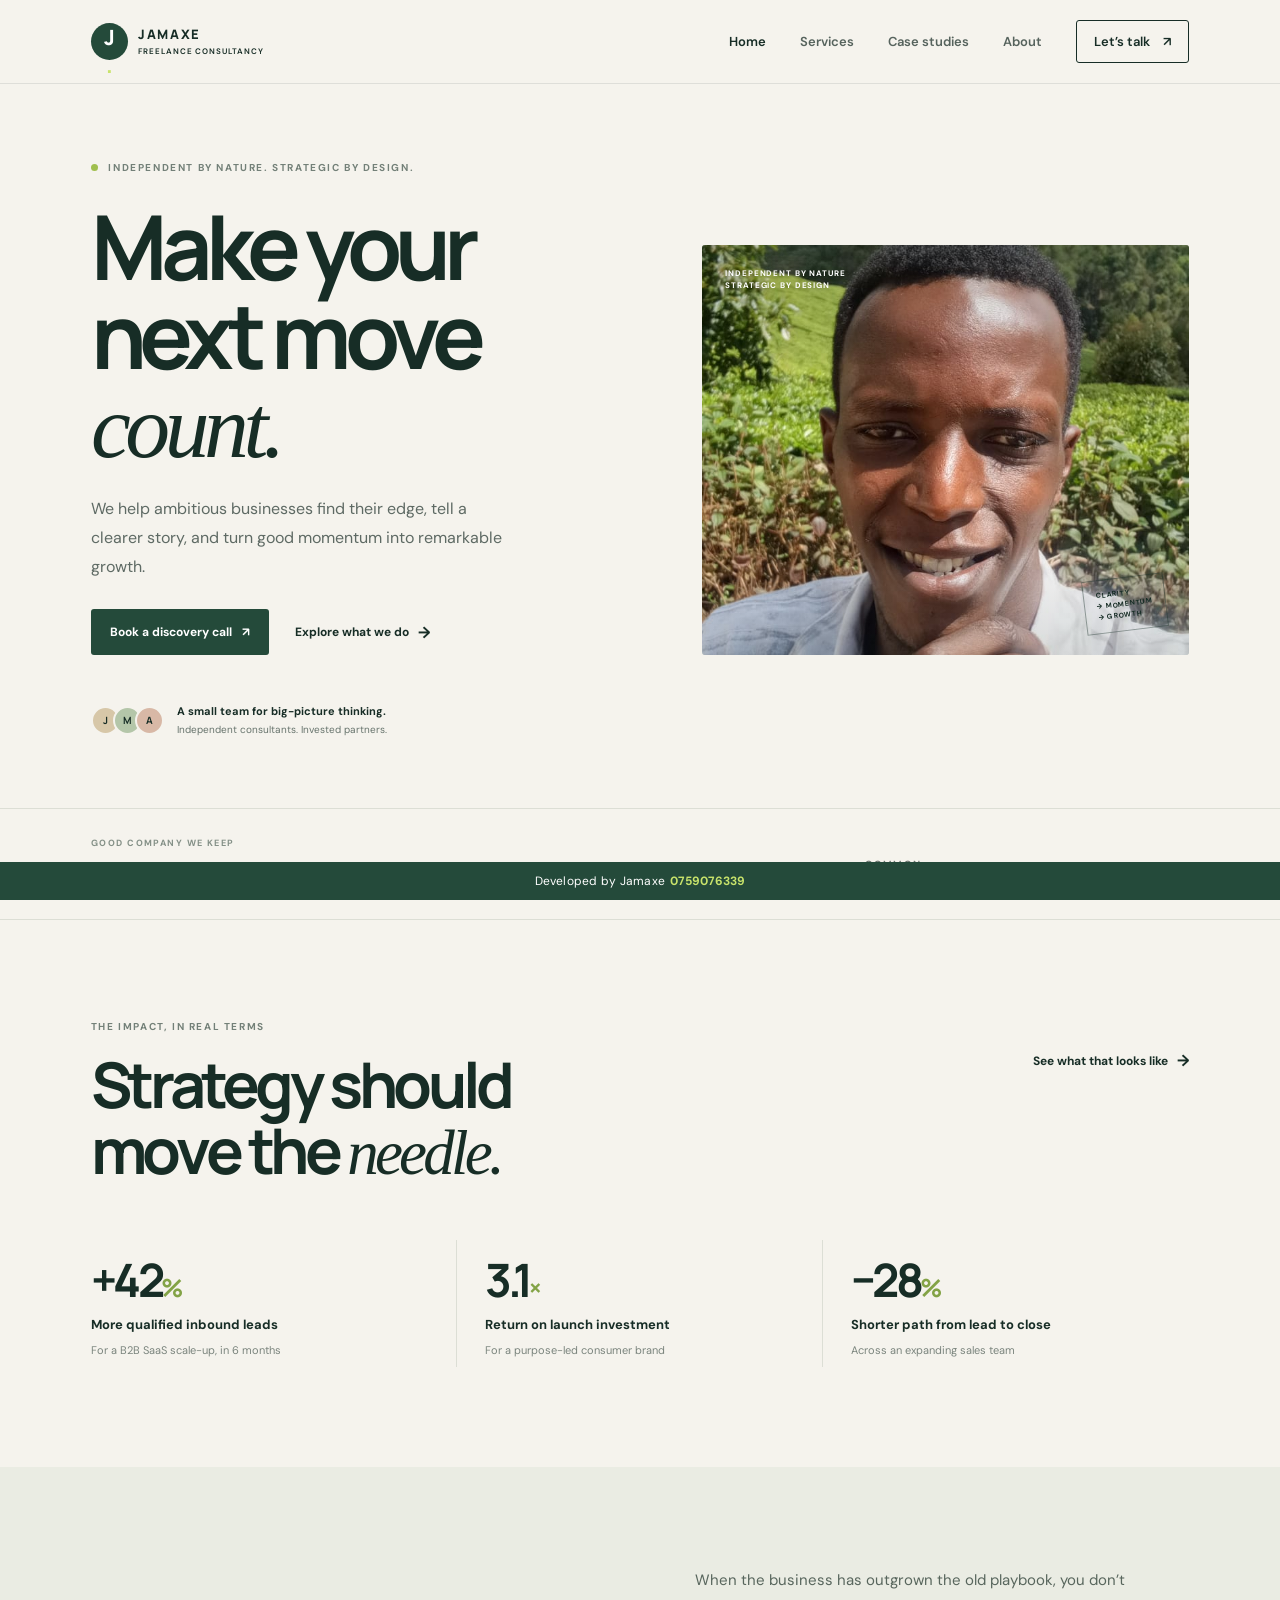
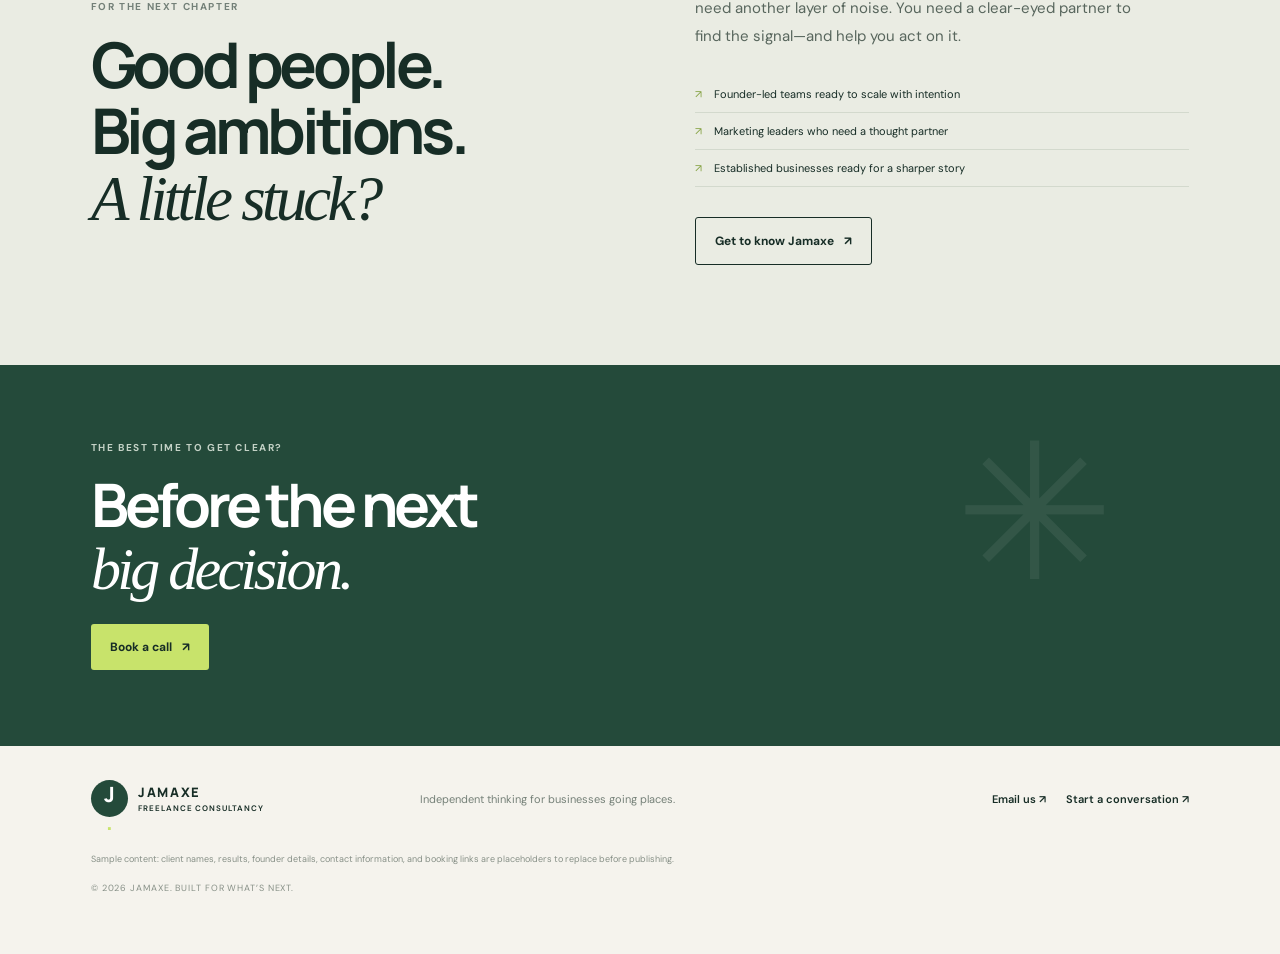
<file: index.html>
<!doctype html>
<html lang="en">
<head>
  <meta charset="utf-8">
  <meta name="viewport" content="width=device-width, initial-scale=1">
  <meta name="theme-color" content="#f5f3ed">
  <meta name="description" content="JAMAXE FREELANCE CONSULTANCY helps ambitious businesses turn brand clarity into measurable growth.">
  <title>JAMAXE FREELANCE CONSULTANCY — Make your next move count</title>
  <link rel="preconnect" href="https://fonts.googleapis.com">
  <link rel="preconnect" href="https://fonts.gstatic.com" crossorigin>
  <link href="https://fonts.googleapis.com/css2?family=DM+Sans:wght@400;500;600;700&family=Manrope:wght@400;500;600;700;800&display=swap" rel="stylesheet">
  <link rel="stylesheet" href="styles.css">
  <script src="script.js" defer></script>
</head>
<body>
  <header class="site-header">
    <a class="wordmark" href="index.html" aria-label="Jamaxe home"><span class="mark">J<span>.</span></span><span class="wordmark-name">JAMAXE<small>FREELANCE CONSULTANCY</small></span></a>
    <button class="menu-toggle" aria-label="Open navigation" aria-expanded="false"><span></span><span></span></button>
    <nav class="site-nav" aria-label="Main navigation">
      <a class="active" href="index.html">Home</a><a href="services.html">Services</a><a href="work.html">Case studies</a><a href="about.html">About</a><a class="nav-cta" href="contact.html">Let’s talk <span>↗</span></a>
    </nav>
  </header>
  <main>
    <section class="hero home-hero">
      <div class="hero-copy">
        <p class="eyebrow"><span class="status-dot"></span> INDEPENDENT BY NATURE. STRATEGIC BY DESIGN.</p>
        <h1>Make your<br>next move <span class="serif">count.</span></h1>
        <p class="hero-intro">We help ambitious businesses find their edge, tell a clearer story, and turn good momentum into remarkable growth.</p>
        <div class="hero-actions"><a class="button button-dark" href="contact.html">Book a discovery call <span>↗</span></a><a class="text-link" href="services.html">Explore what we do <span>→</span></a></div>
        <div class="hero-proof"><div class="avatar-stack"><span>J</span><span>M</span><span>A</span></div><p><strong>A small team for big-picture thinking.</strong><br>Independent consultants. Invested partners.</p></div>
      </div>
      <div class="hero-art">
        <img class="hero-photo" src="hero.jpeg" alt="JAMAXE founder overlooking a green landscape">
        <div class="art-caption">INDEPENDENT BY NATURE<br>STRATEGIC BY DESIGN</div><div class="art-stamp">CLARITY<br>→ MOMENTUM<br>→ GROWTH</div>
      </div>
    </section>
    <section class="trust-strip"><p>GOOD COMPANY WE KEEP</p><div class="client-logos"><span>northstar<span class="logo-plus">+</span></span><span class="logo-serif">FIELDNOTE</span><span>arc<span class="logo-dot">.</span>well</span><span class="logo-spaced">COMMON<br>GROUND</span><span class="logo-serif logo-italic">Wilder & Co.</span></div></section>
    <section class="section outcomes-section">
      <div class="section-heading"><p class="eyebrow">THE IMPACT, IN REAL TERMS</p><h2>Strategy should<br>move the <span class="serif">needle.</span></h2></div>
      <div class="outcomes-grid"><article class="outcome"><strong>+42<span>%</span></strong><p>More qualified inbound leads</p><small>For a B2B SaaS scale-up, in 6 months</small></article><article class="outcome"><strong>3.1<span>×</span></strong><p>Return on launch investment</p><small>For a purpose-led consumer brand</small></article><article class="outcome"><strong>−28<span>%</span></strong><p>Shorter path from lead to close</p><small>Across an expanding sales team</small></article></div>
      <a class="text-link outcomes-link" href="work.html">See what that looks like <span>→</span></a>
    </section>
    <section class="section split-section"><div class="split-copy"><p class="eyebrow">FOR THE NEXT CHAPTER</p><h2>Good people.<br>Big ambitions.<br><span class="serif">A little stuck?</span></h2></div><div class="split-detail"><p>When the business has outgrown the old playbook, you don’t need another layer of noise. You need a clear-eyed partner to find the signal—and help you act on it.</p><ul class="check-list"><li>Founder-led teams ready to scale with intention</li><li>Marketing leaders who need a thought partner</li><li>Established businesses ready for a sharper story</li></ul><a class="button button-outline" href="about.html">Get to know Jamaxe <span>↗</span></a></div></section>
    <section class="closing-banner"><p class="eyebrow">THE BEST TIME TO GET CLEAR?</p><h2>Before the next<br><span class="serif">big decision.</span></h2><a class="button button-light" href="contact.html">Book a call <span>↗</span></a><span class="banner-star">✳</span></section>
  </main>
  <footer class="site-footer"><a class="wordmark footer-wordmark" href="index.html"><span class="mark">J<span>.</span></span><span class="wordmark-name">JAMAXE<small>FREELANCE CONSULTANCY</small></span></a><p>Independent thinking for businesses going places.</p><div class="footer-links"><a href="https://mail.google.com/mail/?view=cm&amp;fs=1&amp;to=jamaxe15026%40gmail.com" target="_blank" rel="noreferrer">Email us ↗</a><a href="contact.html">Start a conversation ↗</a></div><small class="content-note">Sample content: client names, results, founder details, contact information, and booking links are placeholders to replace before publishing.</small><small class="copyright">© <span data-year></span> JAMAXE. BUILT FOR WHAT’S NEXT.</small></footer>
  <div class="sticky-credit">Developed by Jamaxe <a href="tel:0759076339">0759076339</a></div>
</body>
</html>
</file>
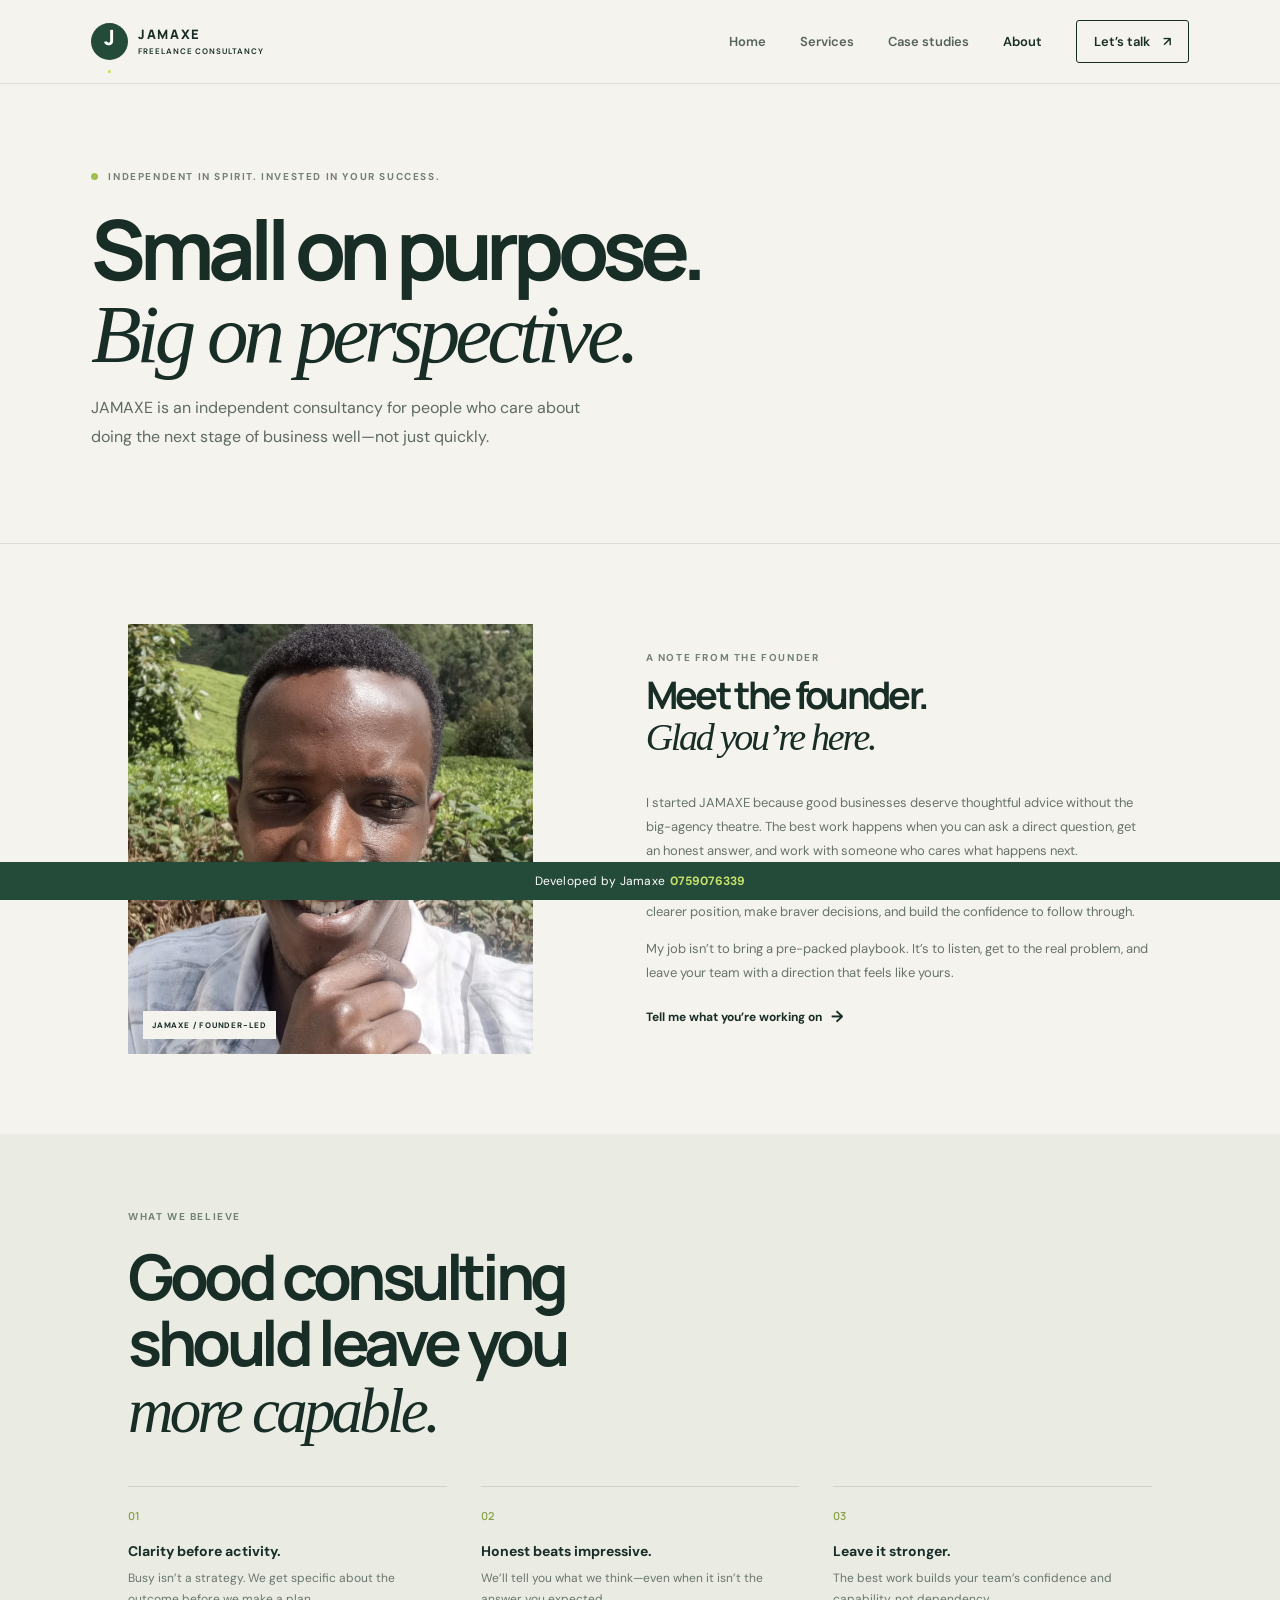
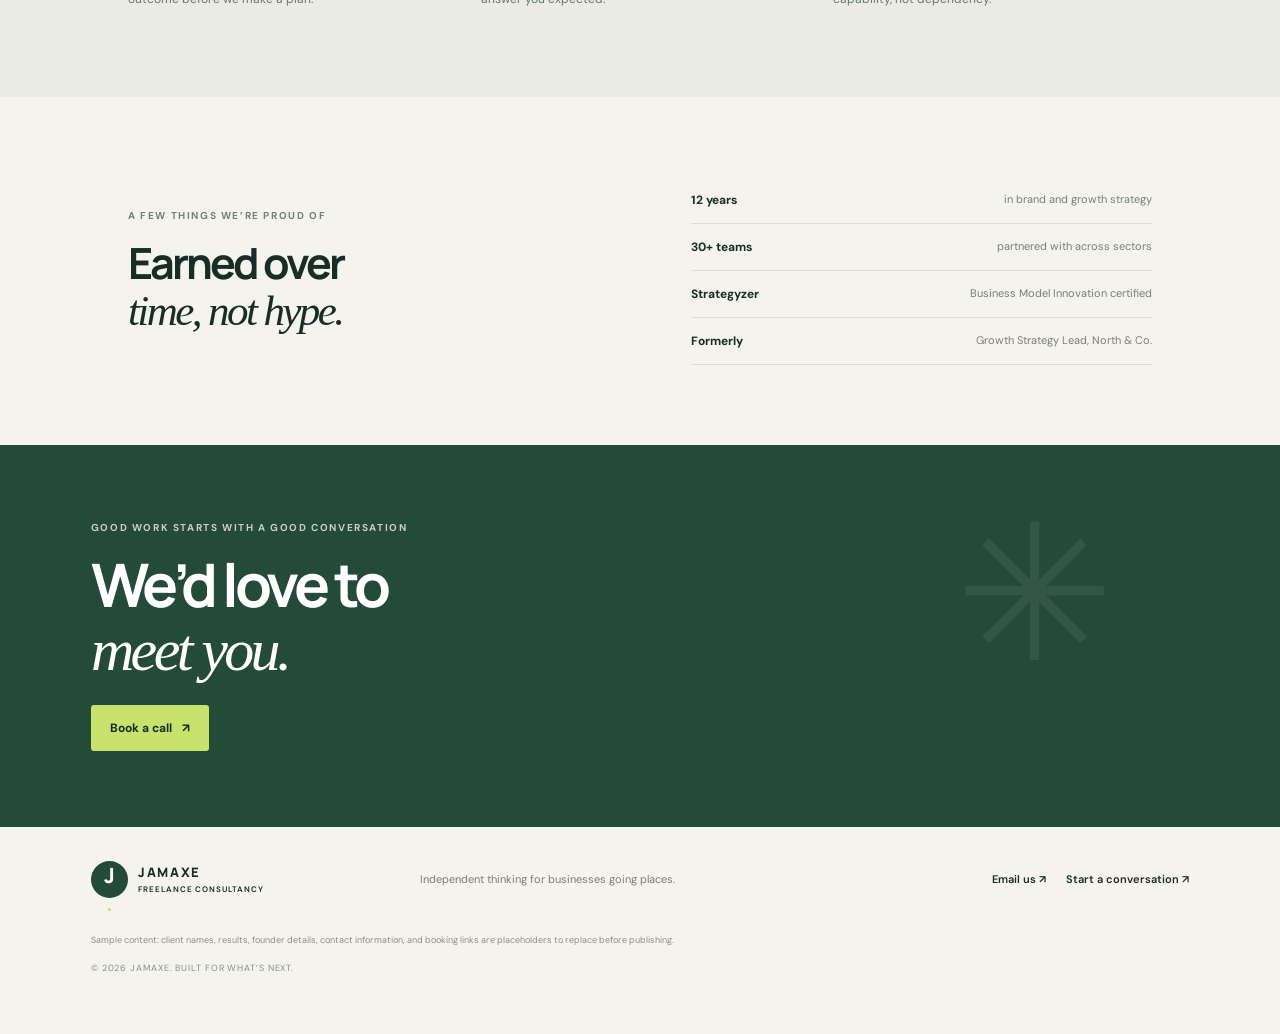
<file: about.html>
<!doctype html>
<html lang="en">
<head>
  <meta charset="utf-8"><meta name="viewport" content="width=device-width, initial-scale=1"><meta name="theme-color" content="#f5f3ed">
  <meta name="description" content="Meet the people and principles behind JAMAXE FREELANCE CONSULTANCY.">
  <title>About — JAMAXE FREELANCE CONSULTANCY</title>
  <link rel="preconnect" href="https://fonts.googleapis.com"><link rel="preconnect" href="https://fonts.gstatic.com" crossorigin>
  <link href="https://fonts.googleapis.com/css2?family=DM+Sans:wght@400;500;600;700&family=Manrope:wght@400;500;600;700;800&display=swap" rel="stylesheet"><link rel="stylesheet" href="styles.css"><script src="script.js" defer></script>
</head>
<body>
  <header class="site-header"><a class="wordmark" href="index.html" aria-label="Jamaxe home"><span class="mark">J<span>.</span></span><span class="wordmark-name">JAMAXE<small>FREELANCE CONSULTANCY</small></span></a><button class="menu-toggle" aria-label="Open navigation" aria-expanded="false"><span></span><span></span></button><nav class="site-nav" aria-label="Main navigation"><a href="index.html">Home</a><a href="services.html">Services</a><a href="work.html">Case studies</a><a class="active" href="about.html">About</a><a class="nav-cta" href="contact.html">Let’s talk <span>↗</span></a></nav></header>
  <main>
    <section class="page-hero"><p class="eyebrow"><span class="status-dot"></span> INDEPENDENT IN SPIRIT. INVESTED IN YOUR SUCCESS.</p><h1>Small on purpose.<br><span class="serif">Big on perspective.</span></h1><p class="page-intro">JAMAXE is an independent consultancy for people who care about doing the next stage of business well—not just quickly.</p></section>
    <section class="about-story"><div class="portrait-card"><img src="hero.jpeg" alt="JAMAXE founder outdoors in a green landscape"><span>JAMAXE / FOUNDER-LED</span></div><div class="about-copy"><p class="eyebrow">A NOTE FROM THE FOUNDER</p><h2>Meet the founder.<br><span class="serif">Glad you’re here.</span></h2><p>I started JAMAXE because good businesses deserve thoughtful advice without the big-agency theatre. The best work happens when you can ask a direct question, get an honest answer, and work with someone who cares what happens next.</p><p>Over the past 12 years, I’ve helped founder-led teams and established brands find a clearer position, make braver decisions, and build the confidence to follow through.</p><p>My job isn’t to bring a pre-packed playbook. It’s to listen, get to the real problem, and leave your team with a direction that feels like yours.</p><a class="text-link" href="contact.html">Tell me what you’re working on <span>→</span></a></div></section>
    <section class="philosophy"><p class="eyebrow">WHAT WE BELIEVE</p><h2>Good consulting<br>should leave you<br><span class="serif">more capable.</span></h2><div class="belief-grid"><article><span>01</span><h3>Clarity before activity.</h3><p>Busy isn’t a strategy. We get specific about the outcome before we make a plan.</p></article><article><span>02</span><h3>Honest beats impressive.</h3><p>We’ll tell you what we think—even when it isn’t the answer you expected.</p></article><article><span>03</span><h3>Leave it stronger.</h3><p>The best work builds your team’s confidence and capability, not dependency.</p></article></div></section>
    <section class="credentials"><div><p class="eyebrow">A FEW THINGS WE’RE PROUD OF</p><h2>Earned over<br><span class="serif">time, not hype.</span></h2></div><div class="credential-list"><div><strong>12 years</strong><span>in brand and growth strategy</span></div><div><strong>30+ teams</strong><span>partnered with across sectors</span></div><div><strong>Strategyzer</strong><span>Business Model Innovation certified</span></div><div><strong>Formerly</strong><span>Growth Strategy Lead, North & Co.</span></div></div></section>
    <section class="closing-banner"><p class="eyebrow">GOOD WORK STARTS WITH A GOOD CONVERSATION</p><h2>We’d love to<br><span class="serif">meet you.</span></h2><a class="button button-light" href="contact.html">Book a call <span>↗</span></a><span class="banner-star">✳</span></section>
  </main>
  <footer class="site-footer"><a class="wordmark footer-wordmark" href="index.html"><span class="mark">J<span>.</span></span><span class="wordmark-name">JAMAXE<small>FREELANCE CONSULTANCY</small></span></a><p>Independent thinking for businesses going places.</p><div class="footer-links"><a href="https://mail.google.com/mail/?view=cm&amp;fs=1&amp;to=jamaxe15026%40gmail.com" target="_blank" rel="noreferrer">Email us ↗</a><a href="contact.html">Start a conversation ↗</a></div><small class="content-note">Sample content: client names, results, founder details, contact information, and booking links are placeholders to replace before publishing.</small><small class="copyright">© <span data-year></span> JAMAXE. BUILT FOR WHAT’S NEXT.</small></footer>
  <div class="sticky-credit">Developed by Jamaxe <a href="tel:0759076339">0759076339</a></div>
</body>
</html>
</file>
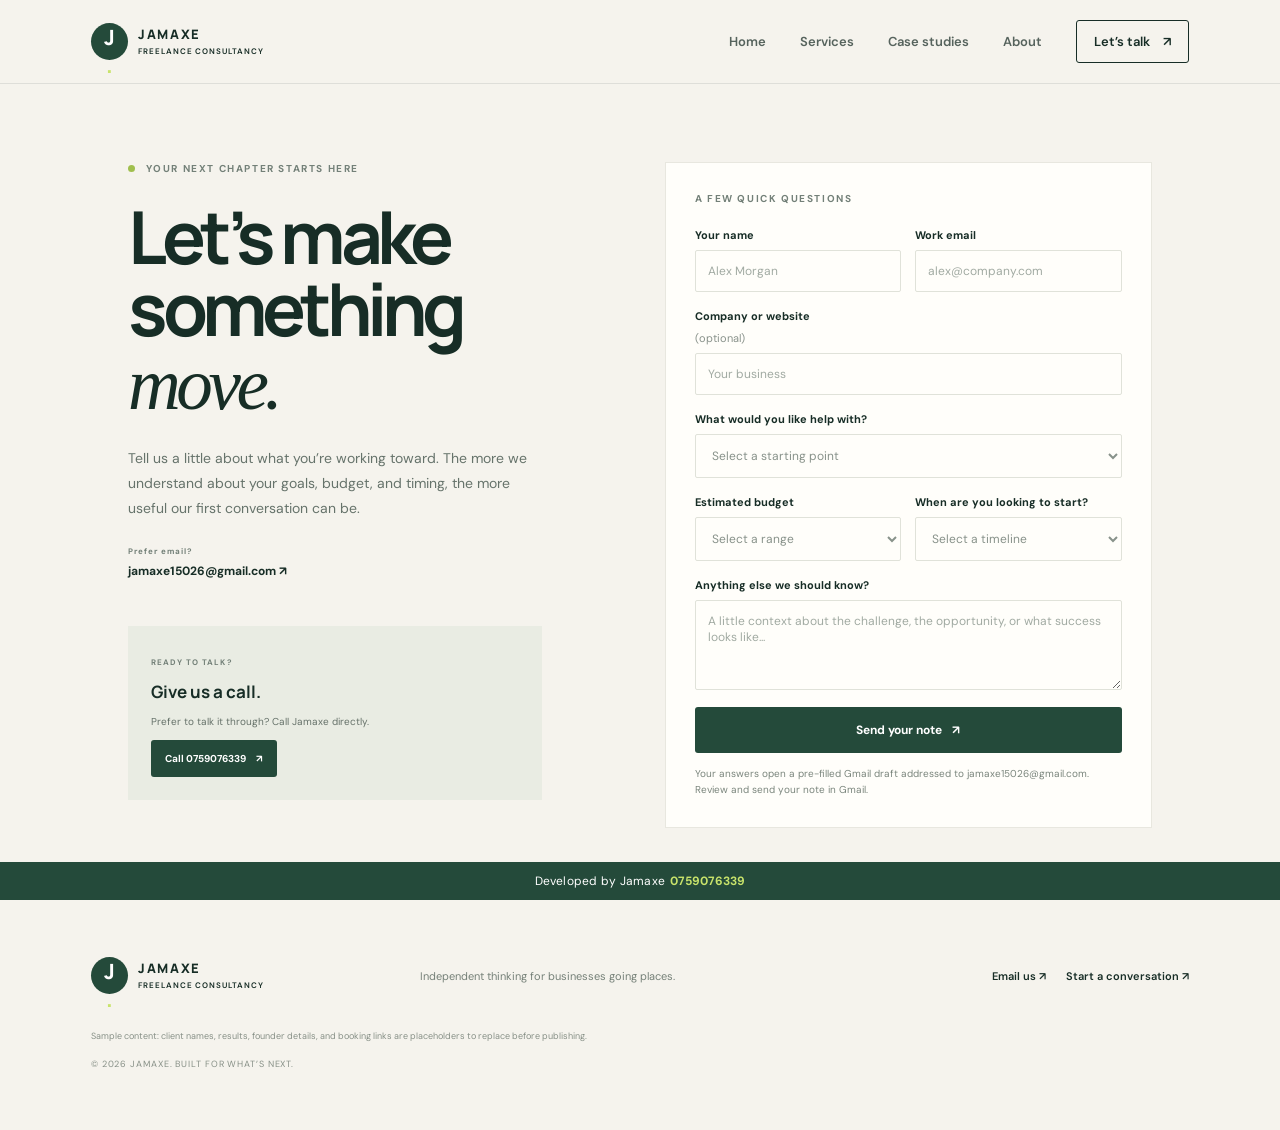
<file: contact.html>
<!doctype html>
<html lang="en">
<head>
  <meta charset="utf-8"><meta name="viewport" content="width=device-width, initial-scale=1"><meta name="theme-color" content="#f5f3ed">
  <meta name="description" content="Tell JAMAXE about your goals, budget, and timeline, or book a discovery call.">
  <title>Get in touch — JAMAXE FREELANCE CONSULTANCY</title>
  <link rel="preconnect" href="https://fonts.googleapis.com"><link rel="preconnect" href="https://fonts.gstatic.com" crossorigin>
  <link href="https://fonts.googleapis.com/css2?family=DM+Sans:wght@400;500;600;700&family=Manrope:wght@400;500;600;700;800&display=swap" rel="stylesheet"><link rel="stylesheet" href="styles.css"><script src="script.js" defer></script>
</head>
<body>
  <header class="site-header"><a class="wordmark" href="index.html" aria-label="Jamaxe home"><span class="mark">J<span>.</span></span><span class="wordmark-name">JAMAXE<small>FREELANCE CONSULTANCY</small></span></a><button class="menu-toggle" aria-label="Open navigation" aria-expanded="false"><span></span><span></span></button><nav class="site-nav" aria-label="Main navigation"><a href="index.html">Home</a><a href="services.html">Services</a><a href="work.html">Case studies</a><a href="about.html">About</a><a class="nav-cta active" href="contact.html">Let’s talk <span>↗</span></a></nav></header>
  <main>
    <section class="contact-layout"><div class="contact-intro"><p class="eyebrow"><span class="status-dot"></span> YOUR NEXT CHAPTER STARTS HERE</p><h1>Let’s make<br>something <span class="serif">move.</span></h1><p>Tell us a little about what you’re working toward. The more we understand about your goals, budget, and timing, the more useful our first conversation can be.</p><div class="contact-direct"><span>Prefer email?</span><a href="https://mail.google.com/mail/?view=cm&amp;fs=1&amp;to=jamaxe15026%40gmail.com" target="_blank" rel="noreferrer">jamaxe15026@gmail.com ↗</a></div><div class="contact-booking"><span>READY TO TALK?</span><h3>Give us a call.</h3><p>Prefer to talk it through? Call Jamaxe directly.</p><a class="button button-dark" href="tel:0759076339">Call 0759076339 <span>↗</span></a></div></div>
      <form class="contact-form" id="contact-form">
        <p class="eyebrow">A FEW QUICK QUESTIONS</p>
        <div class="form-pair"><label>Your name<input name="name" autocomplete="name" required placeholder="Alex Morgan"></label><label>Work email<input type="email" name="email" autocomplete="email" required placeholder="alex@company.com"></label></div>
        <label>Company or website <span class="optional">(optional)</span><input name="company" autocomplete="organization" placeholder="Your business"></label>
        <label>What would you like help with?<select name="service" required><option value="" disabled selected>Select a starting point</option><option>Business & growth strategy</option><option>Brand & positioning</option><option>Marketing & go-to-market</option><option>Fractional consulting</option><option>Not sure yet</option></select></label>
        <div class="form-pair"><label>Estimated budget<select name="budget" required><option value="" disabled selected>Select a range</option><option>Under £3,000</option><option>£3,000–£5,000</option><option>£5,000–£10,000</option><option>£10,000+</option><option>Not sure yet</option></select></label><label>When are you looking to start?<select name="timeline" required><option value="" disabled selected>Select a timeline</option><option>As soon as possible</option><option>Within 1 month</option><option>In 1–3 months</option><option>Just exploring</option></select></label></div>
        <label>Anything else we should know?<textarea name="message" rows="4" placeholder="A little context about the challenge, the opportunity, or what success looks like..."></textarea></label>
        <button class="button button-dark form-submit" type="submit">Send your note <span>↗</span></button>
        <p class="form-note" id="form-note" aria-live="polite">Your answers open a pre-filled Gmail draft addressed to jamaxe15026@gmail.com. Review and send your note in Gmail.</p>
      </form>
    </section>
  </main>
  <footer class="site-footer"><a class="wordmark footer-wordmark" href="index.html"><span class="mark">J<span>.</span></span><span class="wordmark-name">JAMAXE<small>FREELANCE CONSULTANCY</small></span></a><p>Independent thinking for businesses going places.</p><div class="footer-links"><a href="https://mail.google.com/mail/?view=cm&amp;fs=1&amp;to=jamaxe15026%40gmail.com" target="_blank" rel="noreferrer">Email us ↗</a><a href="contact.html">Start a conversation ↗</a></div><small class="content-note">Sample content: client names, results, founder details, and booking links are placeholders to replace before publishing.</small><small class="copyright">© <span data-year></span> JAMAXE. BUILT FOR WHAT’S NEXT.</small></footer>
  <div class="sticky-credit">Developed by Jamaxe <a href="tel:0759076339">0759076339</a></div>
</body>
</html>
</file>
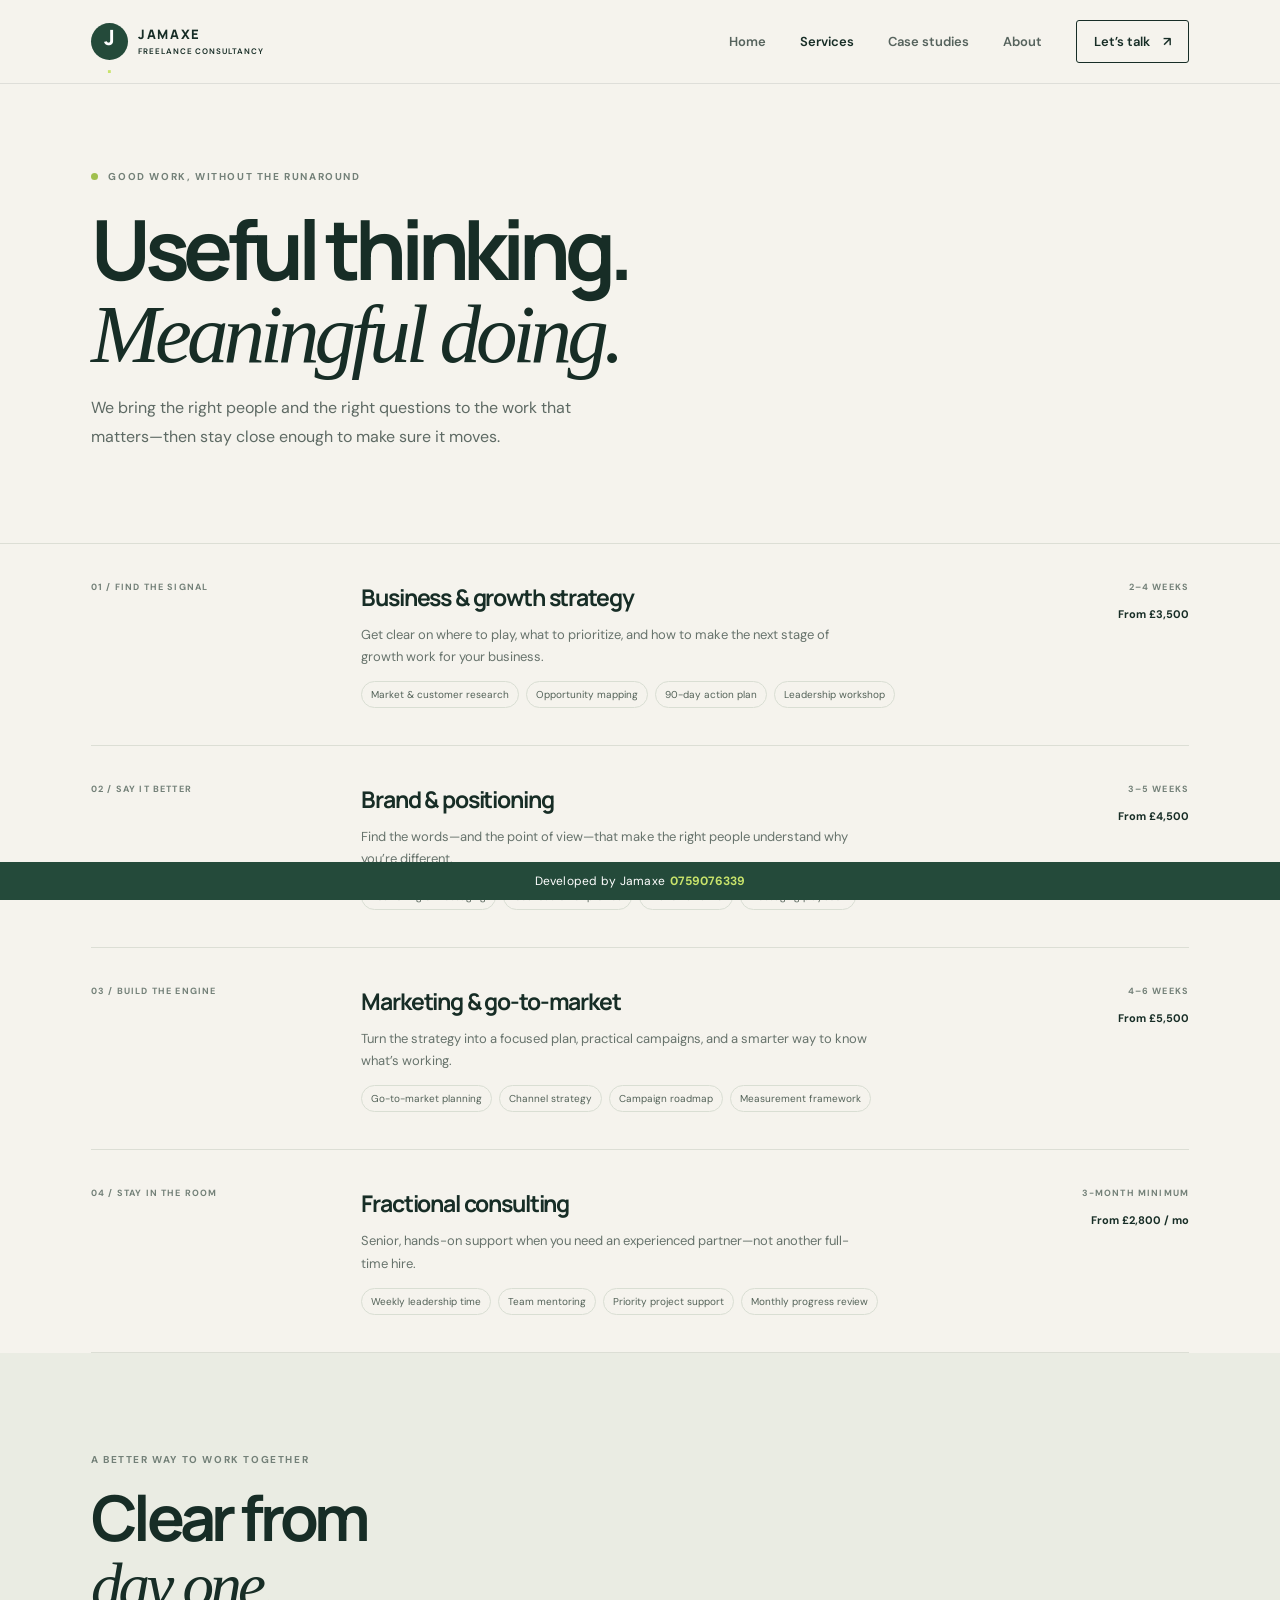
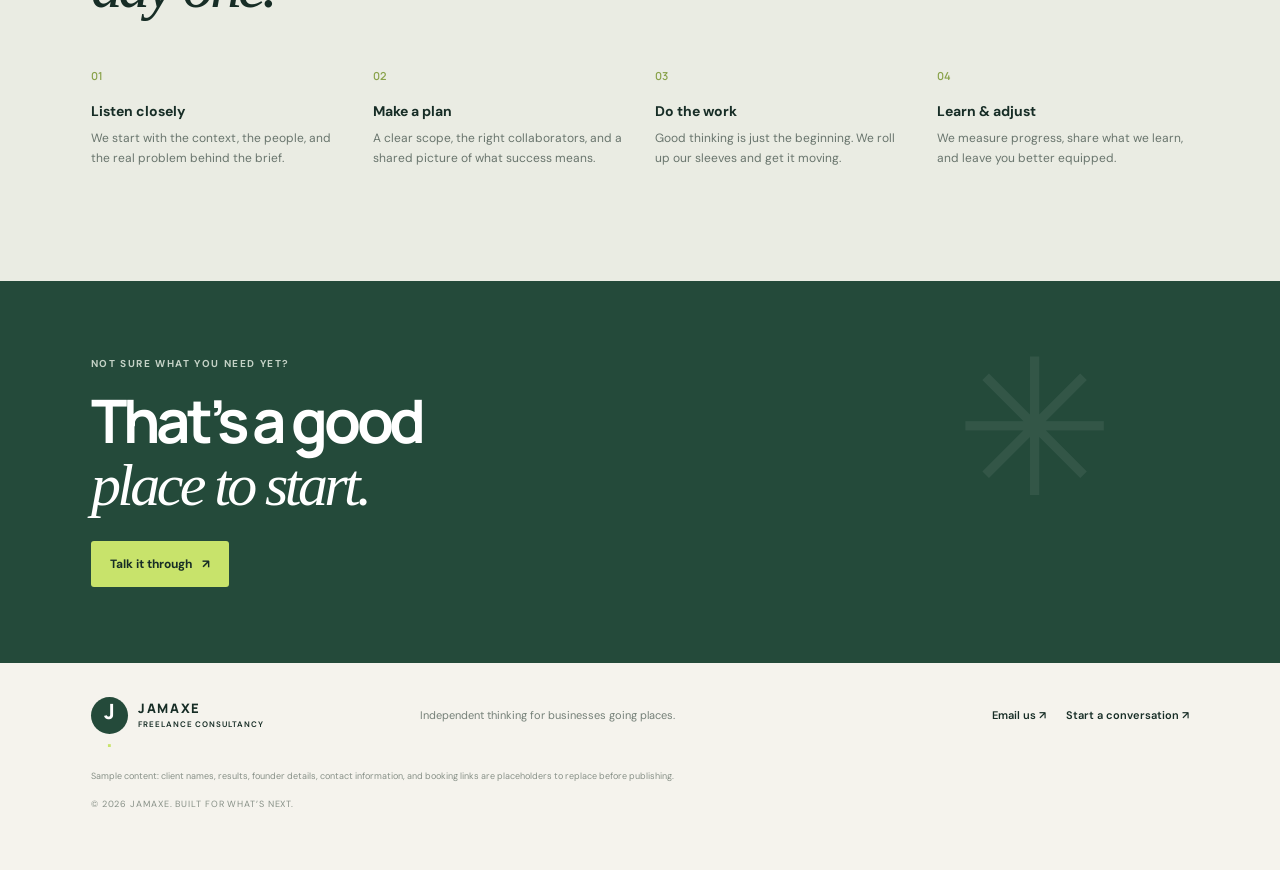
<file: services.html>
<!doctype html>
<html lang="en">
<head>
  <meta charset="utf-8"><meta name="viewport" content="width=device-width, initial-scale=1"><meta name="theme-color" content="#f5f3ed">
  <meta name="description" content="Explore strategy, brand positioning, growth marketing, and fractional consulting from JAMAXE.">
  <title>Services — JAMAXE FREELANCE CONSULTANCY</title>
  <link rel="preconnect" href="https://fonts.googleapis.com"><link rel="preconnect" href="https://fonts.gstatic.com" crossorigin>
  <link href="https://fonts.googleapis.com/css2?family=DM+Sans:wght@400;500;600;700&family=Manrope:wght@400;500;600;700;800&display=swap" rel="stylesheet"><link rel="stylesheet" href="styles.css"><script src="script.js" defer></script>
</head>
<body>
  <header class="site-header"><a class="wordmark" href="index.html" aria-label="Jamaxe home"><span class="mark">J<span>.</span></span><span class="wordmark-name">JAMAXE<small>FREELANCE CONSULTANCY</small></span></a><button class="menu-toggle" aria-label="Open navigation" aria-expanded="false"><span></span><span></span></button><nav class="site-nav" aria-label="Main navigation"><a href="index.html">Home</a><a class="active" href="services.html">Services</a><a href="work.html">Case studies</a><a href="about.html">About</a><a class="nav-cta" href="contact.html">Let’s talk <span>↗</span></a></nav></header>
  <main>
    <section class="page-hero"><p class="eyebrow"><span class="status-dot"></span> GOOD WORK, WITHOUT THE RUNAROUND</p><h1>Useful thinking.<br><span class="serif">Meaningful doing.</span></h1><p class="page-intro">We bring the right people and the right questions to the work that matters—then stay close enough to make sure it moves.</p></section>
    <section class="services-list">
      <article class="service-row"><div class="service-index">01 / FIND THE SIGNAL</div><div class="service-main"><h2>Business & growth strategy</h2><p>Get clear on where to play, what to prioritize, and how to make the next stage of growth work for your business.</p><div class="deliverables"><span>Market & customer research</span><span>Opportunity mapping</span><span>90-day action plan</span><span>Leadership workshop</span></div></div><div class="service-meta"><span>2–4 WEEKS</span><strong>From £3,500</strong></div></article>
      <article class="service-row"><div class="service-index">02 / SAY IT BETTER</div><div class="service-main"><h2>Brand & positioning</h2><p>Find the words—and the point of view—that make the right people understand why you’re different.</p><div class="deliverables"><span>Positioning & messaging</span><span>Ideal customer profiles</span><span>Brand narrative</span><span>Messaging playbook</span></div></div><div class="service-meta"><span>3–5 WEEKS</span><strong>From £4,500</strong></div></article>
      <article class="service-row"><div class="service-index">03 / BUILD THE ENGINE</div><div class="service-main"><h2>Marketing & go-to-market</h2><p>Turn the strategy into a focused plan, practical campaigns, and a smarter way to know what’s working.</p><div class="deliverables"><span>Go-to-market planning</span><span>Channel strategy</span><span>Campaign roadmap</span><span>Measurement framework</span></div></div><div class="service-meta"><span>4–6 WEEKS</span><strong>From £5,500</strong></div></article>
      <article class="service-row"><div class="service-index">04 / STAY IN THE ROOM</div><div class="service-main"><h2>Fractional consulting</h2><p>Senior, hands-on support when you need an experienced partner—not another full-time hire.</p><div class="deliverables"><span>Weekly leadership time</span><span>Team mentoring</span><span>Priority project support</span><span>Monthly progress review</span></div></div><div class="service-meta"><span>3-MONTH MINIMUM</span><strong>From £2,800 / mo</strong></div></article>
    </section>
    <section class="section process-section"><p class="eyebrow">A BETTER WAY TO WORK TOGETHER</p><h2>Clear from<br><span class="serif">day one.</span></h2><div class="process-grid"><article><span>01</span><h3>Listen closely</h3><p>We start with the context, the people, and the real problem behind the brief.</p></article><article><span>02</span><h3>Make a plan</h3><p>A clear scope, the right collaborators, and a shared picture of what success means.</p></article><article><span>03</span><h3>Do the work</h3><p>Good thinking is just the beginning. We roll up our sleeves and get it moving.</p></article><article><span>04</span><h3>Learn & adjust</h3><p>We measure progress, share what we learn, and leave you better equipped.</p></article></div></section>
    <section class="closing-banner"><p class="eyebrow">NOT SURE WHAT YOU NEED YET?</p><h2>That’s a good<br><span class="serif">place to start.</span></h2><a class="button button-light" href="contact.html">Talk it through <span>↗</span></a><span class="banner-star">✳</span></section>
  </main>
  <footer class="site-footer"><a class="wordmark footer-wordmark" href="index.html"><span class="mark">J<span>.</span></span><span class="wordmark-name">JAMAXE<small>FREELANCE CONSULTANCY</small></span></a><p>Independent thinking for businesses going places.</p><div class="footer-links"><a href="https://mail.google.com/mail/?view=cm&amp;fs=1&amp;to=jamaxe15026%40gmail.com" target="_blank" rel="noreferrer">Email us ↗</a><a href="contact.html">Start a conversation ↗</a></div><small class="content-note">Sample content: client names, results, founder details, contact information, and booking links are placeholders to replace before publishing.</small><small class="copyright">© <span data-year></span> JAMAXE. BUILT FOR WHAT’S NEXT.</small></footer>
  <div class="sticky-credit">Developed by Jamaxe <a href="tel:0759076339">0759076339</a></div>
</body>
</html>
</file>
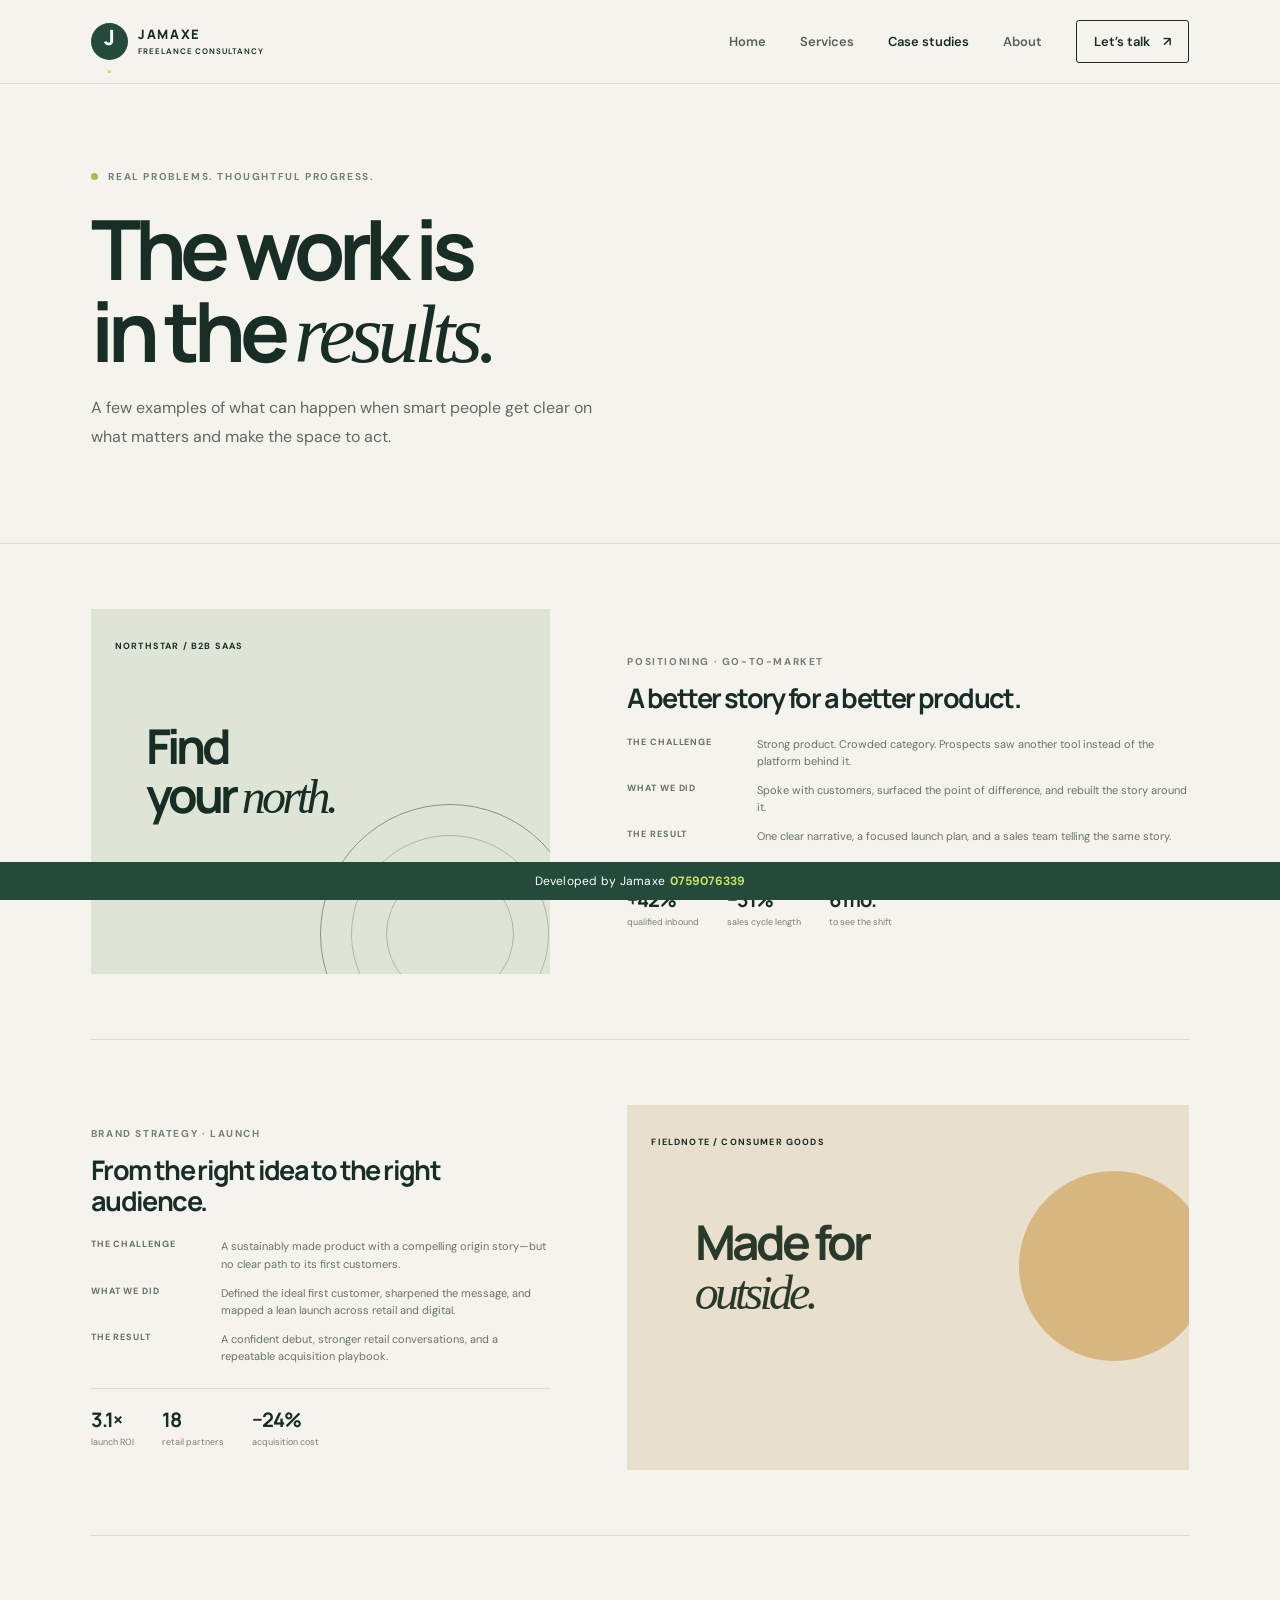
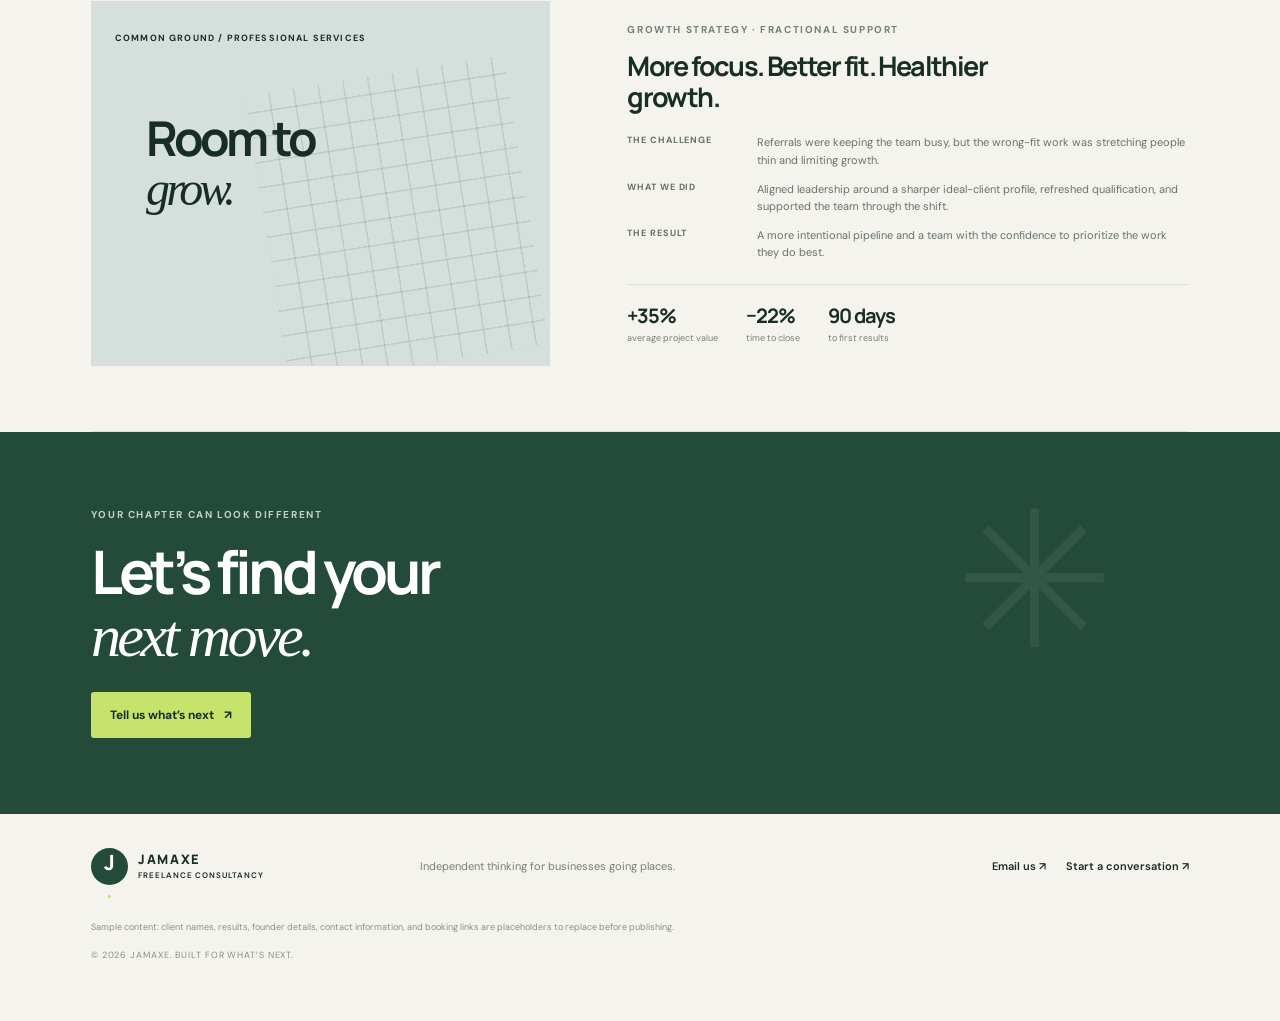
<file: work.html>
<!doctype html>
<html lang="en">
<head>
  <meta charset="utf-8"><meta name="viewport" content="width=device-width, initial-scale=1"><meta name="theme-color" content="#f5f3ed">
  <meta name="description" content="See how JAMAXE has helped ambitious businesses sharpen their positioning and grow.">
  <title>Case studies — JAMAXE FREELANCE CONSULTANCY</title>
  <link rel="preconnect" href="https://fonts.googleapis.com"><link rel="preconnect" href="https://fonts.gstatic.com" crossorigin>
  <link href="https://fonts.googleapis.com/css2?family=DM+Sans:wght@400;500;600;700&family=Manrope:wght@400;500;600;700;800&display=swap" rel="stylesheet"><link rel="stylesheet" href="styles.css"><script src="script.js" defer></script>
</head>
<body>
  <header class="site-header"><a class="wordmark" href="index.html" aria-label="Jamaxe home"><span class="mark">J<span>.</span></span><span class="wordmark-name">JAMAXE<small>FREELANCE CONSULTANCY</small></span></a><button class="menu-toggle" aria-label="Open navigation" aria-expanded="false"><span></span><span></span></button><nav class="site-nav" aria-label="Main navigation"><a href="index.html">Home</a><a href="services.html">Services</a><a class="active" href="work.html">Case studies</a><a href="about.html">About</a><a class="nav-cta" href="contact.html">Let’s talk <span>↗</span></a></nav></header>
  <main>
    <section class="page-hero"><p class="eyebrow"><span class="status-dot"></span> REAL PROBLEMS. THOUGHTFUL PROGRESS.</p><h1>The work is<br>in the <span class="serif">results.</span></h1><p class="page-intro">A few examples of what can happen when smart people get clear on what matters and make the space to act.</p></section>
    <section class="case-studies">
      <article class="case-study"><div class="case-visual case-visual-one"><span class="case-visual-label">NORTHSTAR / B2B SAAS</span><span class="case-visual-word">Find<br>your <i>north.</i></span><span class="case-visual-orbit"></span></div><div class="case-content"><p class="eyebrow">POSITIONING · GO-TO-MARKET</p><h2>A better story for a better product.</h2><div class="case-flow"><div><strong>THE CHALLENGE</strong><p>Strong product. Crowded category. Prospects saw another tool instead of the platform behind it.</p></div><div><strong>WHAT WE DID</strong><p>Spoke with customers, surfaced the point of difference, and rebuilt the story around it.</p></div><div><strong>THE RESULT</strong><p>One clear narrative, a focused launch plan, and a sales team telling the same story.</p></div></div><div class="case-stats"><div><strong>+42%</strong><span>qualified inbound</span></div><div><strong>−31%</strong><span>sales cycle length</span></div><div><strong>6 mo.</strong><span>to see the shift</span></div></div></div></article>
      <article class="case-study case-reverse"><div class="case-visual case-visual-two"><span class="case-visual-label">FIELDNOTE / CONSUMER GOODS</span><span class="case-visual-word">Made for<br><i>outside.</i></span><span class="case-visual-sun"></span></div><div class="case-content"><p class="eyebrow">BRAND STRATEGY · LAUNCH</p><h2>From the right idea to the right audience.</h2><div class="case-flow"><div><strong>THE CHALLENGE</strong><p>A sustainably made product with a compelling origin story—but no clear path to its first customers.</p></div><div><strong>WHAT WE DID</strong><p>Defined the ideal first customer, sharpened the message, and mapped a lean launch across retail and digital.</p></div><div><strong>THE RESULT</strong><p>A confident debut, stronger retail conversations, and a repeatable acquisition playbook.</p></div></div><div class="case-stats"><div><strong>3.1×</strong><span>launch ROI</span></div><div><strong>18</strong><span>retail partners</span></div><div><strong>−24%</strong><span>acquisition cost</span></div></div></div></article>
      <article class="case-study"><div class="case-visual case-visual-three"><span class="case-visual-label">COMMON GROUND / PROFESSIONAL SERVICES</span><span class="case-visual-word">Room to<br><i>grow.</i></span><span class="case-visual-grid"></span></div><div class="case-content"><p class="eyebrow">GROWTH STRATEGY · FRACTIONAL SUPPORT</p><h2>More focus. Better fit. Healthier growth.</h2><div class="case-flow"><div><strong>THE CHALLENGE</strong><p>Referrals were keeping the team busy, but the wrong-fit work was stretching people thin and limiting growth.</p></div><div><strong>WHAT WE DID</strong><p>Aligned leadership around a sharper ideal-client profile, refreshed qualification, and supported the team through the shift.</p></div><div><strong>THE RESULT</strong><p>A more intentional pipeline and a team with the confidence to prioritize the work they do best.</p></div></div><div class="case-stats"><div><strong>+35%</strong><span>average project value</span></div><div><strong>−22%</strong><span>time to close</span></div><div><strong>90 days</strong><span>to first results</span></div></div></div></article>
    </section>
    <section class="closing-banner"><p class="eyebrow">YOUR CHAPTER CAN LOOK DIFFERENT</p><h2>Let’s find your<br><span class="serif">next move.</span></h2><a class="button button-light" href="contact.html">Tell us what’s next <span>↗</span></a><span class="banner-star">✳</span></section>
  </main>
  <footer class="site-footer"><a class="wordmark footer-wordmark" href="index.html"><span class="mark">J<span>.</span></span><span class="wordmark-name">JAMAXE<small>FREELANCE CONSULTANCY</small></span></a><p>Independent thinking for businesses going places.</p><div class="footer-links"><a href="https://mail.google.com/mail/?view=cm&amp;fs=1&amp;to=jamaxe15026%40gmail.com" target="_blank" rel="noreferrer">Email us ↗</a><a href="contact.html">Start a conversation ↗</a></div><small class="content-note">Sample content: client names, results, founder details, contact information, and booking links are placeholders to replace before publishing.</small><small class="copyright">© <span data-year></span> JAMAXE. BUILT FOR WHAT’S NEXT.</small></footer>
  <div class="sticky-credit">Developed by Jamaxe <a href="tel:0759076339">0759076339</a></div>
</body>
</html>
</file>
<file: styles.css>
:root{--paper:#f5f3ed;--ink:#172d26;--muted:#66736c;--green:#244a3a;--lime:#c8e36b;--line:#dcded5;--serif:Georgia,"Times New Roman",serif;--sans:"DM Sans",Arial,sans-serif;--display:Manrope,"DM Sans",sans-serif}*{box-sizing:border-box}html{scroll-behavior:smooth}body{margin:0;background:var(--paper);color:var(--ink);font-family:var(--sans);-webkit-font-smoothing:antialiased}a{color:inherit;text-decoration:none}.site-header{height:84px;padding:0 7.1%;display:flex;align-items:center;justify-content:space-between;border-bottom:1px solid rgba(23,45,38,.1);position:relative;z-index:5}.wordmark{display:flex;align-items:center;gap:10px}.mark{width:37px;height:37px;display:grid;place-items:center;background:var(--green);color:white;border-radius:50%;font:800 21px var(--display)}.mark span{color:var(--lime)}.wordmark-name{font:800 13px var(--display);letter-spacing:.13em;line-height:1.2}.wordmark-name small{display:block;font:600 8px var(--sans);letter-spacing:.12em;margin-top:3px}.site-nav{display:flex;align-items:center;gap:34px}.site-nav>a{font-size:12px;font-weight:600;color:#56635d;transition:color .2s}.site-nav>a:hover,.site-nav>a.active{color:var(--ink)}.site-nav .nav-cta{padding:12px 17px;border:1px solid var(--ink);border-radius:3px;color:var(--ink)}.nav-cta span,.button span{margin-left:10px}.menu-toggle{display:none}.hero{padding:77px 7.1% 70px;min-height:575px;display:grid;grid-template-columns:1fr .93fr;gap:8%;align-items:center}.eyebrow{font-size:9px;letter-spacing:.16em;font-weight:700;color:#738078}.status-dot{display:inline-block;width:7px;height:7px;background:#a0bf4e;border-radius:50%;margin-right:7px}h1,h2,h3,p{margin-top:0}.hero h1,.page-hero h1,.contact-intro h1{font:700 clamp(54px,7vw,91px)/.99 var(--display);letter-spacing:-.075em;margin:28px 0 23px}.serif{font-family:var(--serif);font-weight:400;font-style:italic;letter-spacing:-.06em}.hero-intro,.page-intro{max-width:430px;color:#5e6a64;font-size:15px;line-height:1.8}.hero-actions{display:flex;align-items:center;gap:26px;margin-top:28px}.button{display:inline-flex;align-items:center;justify-content:center;padding:15px 19px;border-radius:3px;font-size:11px;font-weight:700;transition:transform .2s,background .2s}.button:hover{transform:translateY(-2px)}.button-dark{background:var(--green);color:white}.button-dark:hover{background:#193a2d}.text-link{display:inline-flex;align-items:center;gap:9px;font-size:11px;font-weight:700}.text-link span{font-size:16px}.hero-proof{display:flex;align-items:center;gap:13px;margin-top:47px}.avatar-stack{display:flex}.avatar-stack span{width:29px;height:29px;border-radius:50%;display:grid;place-items:center;border:2px solid var(--paper);margin-left:-7px;background:#c9d2c3;font:700 10px var(--display)}.avatar-stack span:first-child{margin-left:0;background:#d7c7a8}.avatar-stack span:nth-child(2){background:#b4c6a9}.avatar-stack span:nth-child(3){background:#d8b8a6}.hero-proof p{font-size:9px;line-height:1.7;color:var(--muted);margin:0}.hero-proof strong{color:var(--ink);font-size:10px}.hero-art{position:relative;min-height:410px;overflow:hidden;background:#dfe4d5;border-radius:3px}.hero-art:before{content:"";position:absolute;width:58%;height:88%;left:21%;top:9%;background:#c9d5b9;clip-path:polygon(50% 0,100% 100%,0 100%);opacity:.7}.art-sun{position:absolute;width:145px;height:145px;border-radius:50%;background:var(--lime);right:19%;top:18%;box-shadow:0 0 0 25px rgba(200,227,107,.16)}.art-orbit{position:absolute;border:1px solid rgba(36,74,58,.38);border-radius:50%;transform:rotate(-30deg)}.orbit-one{width:93%;height:49%;left:4%;top:28%}.orbit-two{width:76%;height:73%;left:12%;top:14%;transform:rotate(38deg)}.art-line{position:absolute;width:1px;height:115%;top:-5%;left:50%;background:rgba(36,74,58,.28);transform:rotate(43deg)}.art-caption,.art-number,.art-stamp{position:absolute;font-size:8px;line-height:1.6;font-weight:700;letter-spacing:.11em}.art-caption{top:22px;left:23px}.art-number{bottom:22px;left:23px;font:700 24px var(--display);letter-spacing:-.08em}.art-number span{font:500 9px var(--sans);letter-spacing:0;color:#6b786c}.art-stamp{bottom:24px;right:23px;border:1px solid rgba(23,45,38,.4);padding:9px 12px;transform:rotate(-7deg);font-size:7px}.trust-strip{padding:28px 7.1% 35px;border-top:1px solid var(--line);border-bottom:1px solid var(--line)}.trust-strip>p{font-size:8px;letter-spacing:.16em;color:#849087;font-weight:700}.client-logos{display:flex;align-items:center;justify-content:space-between;color:#69736c}.client-logos>span{font:700 16px var(--display);letter-spacing:-.04em}.client-logos .logo-plus{color:#a7bd5d}.client-logos .logo-serif{font:600 16px var(--serif);letter-spacing:.05em}.client-logos .logo-dot{color:#8aa650}.client-logos .logo-spaced{font-size:10px;letter-spacing:.14em;line-height:1.3}.client-logos .logo-italic{font-style:italic;letter-spacing:0}.section{padding:100px 7.1%}.outcomes-section{position:relative}.section-heading h2,.split-copy h2,.process-section>h2,.philosophy>h2,.credentials h2{font:700 clamp(42px,5vw,63px)/1.05 var(--display);letter-spacing:-.07em;margin:18px 0 0}.outcomes-grid{display:grid;grid-template-columns:repeat(3,1fr);margin-top:54px}.outcome{padding:8px 26px 8px 0;border-right:1px solid var(--line)}.outcome+.outcome{padding-left:28px}.outcome:last-child{border:0}.outcome strong{font:700 46px var(--display);letter-spacing:-.08em}.outcome strong span{font-size:25px;color:#83a346}.outcome p{font-size:12px;font-weight:700;margin:5px 0}.outcome small{font-size:10px;color:#7a847d}.outcomes-link{position:absolute;right:7.1%;top:130px}.split-section{background:#eaece3;display:grid;grid-template-columns:1fr 1fr;gap:10%;align-items:center}.split-detail>p{font-size:15px;line-height:1.85;color:#58665d;max-width:440px}.check-list{list-style:none;padding:0;margin:25px 0 30px}.check-list li{font-size:11px;padding:11px 0;border-bottom:1px solid #d3d9cd}.check-list li:before{content:"↗";color:#86a344;margin-right:12px}.button-outline{border:1px solid var(--ink)}.closing-banner{position:relative;overflow:hidden;background:var(--green);color:white;padding:76px 7.1%;min-height:320px}.closing-banner .eyebrow{color:#c4d2c6}.closing-banner h2{position:relative;z-index:1;font:700 clamp(40px,5vw,60px)/1.04 var(--display);letter-spacing:-.07em;margin:19px 0 24px}.button-light{background:var(--lime);color:var(--ink)}.banner-star{position:absolute;right:13%;top:7%;font-size:190px;color:rgba(255,255,255,.07)}.site-footer{padding:34px 7.1% 22px;display:grid;grid-template-columns:1fr 1.4fr 1fr;align-items:center;gap:15px}.site-footer>p{font-size:10px;color:#758078;margin:0}.footer-links{display:flex;justify-content:flex-end;gap:20px}.footer-links a{font-size:10px;font-weight:600}.content-note{grid-column:1/-1;color:#879087;font-size:8px;line-height:1.6;margin-top:20px}.copyright{grid-column:1/-1;color:#879087;font-size:8px;letter-spacing:.1em;margin-top:0}.page-hero{padding:86px 7.1% 75px;border-bottom:1px solid var(--line)}.page-hero h1{font-size:clamp(54px,7vw,83px);margin:25px 0 19px}.page-intro{max-width:520px}.services-list{padding:0 7.1%}.service-row{display:grid;grid-template-columns:1fr 2.5fr .8fr;gap:28px;padding:37px 0;border-bottom:1px solid var(--line)}.service-index,.service-meta>span{font-size:8px;letter-spacing:.13em;font-weight:700;color:#738078}.service-main h2{font:700 23px var(--display);letter-spacing:-.05em;margin:0 0 11px}.service-main>p{font-size:12px;line-height:1.7;max-width:510px;color:#67736c}.deliverables{display:flex;flex-wrap:wrap;gap:7px}.deliverables span{font-size:9px;color:#536258;border:1px solid #d9ded3;padding:6px 9px;border-radius:20px}.service-meta{display:flex;flex-direction:column;align-items:flex-end;gap:14px}.service-meta strong{font-size:11px}.process-section{background:#eaece3}.process-section>h2{margin-bottom:45px}.process-grid{display:grid;grid-template-columns:repeat(4,1fr);gap:30px}.process-grid article>span,.belief-grid article>span{font:600 11px var(--display);color:#89a24a}.process-grid h3,.belief-grid h3{font-size:14px;margin:17px 0 8px}.process-grid p,.belief-grid p{font-size:11px;line-height:1.7;color:#69756d}.case-studies{padding:0 7.1%}.case-study{display:grid;grid-template-columns:.9fr 1.1fr;gap:7%;align-items:center;padding:65px 0;border-bottom:1px solid var(--line)}.case-reverse .case-visual{order:2}.case-visual{height:365px;position:relative;overflow:hidden;padding:24px}.case-visual-one{background:#dfe5d6}.case-visual-two{background:#e8dfcd}.case-visual-three{background:#d5e0dc}.case-visual-label{position:relative;z-index:2;font-size:8px;font-weight:700;letter-spacing:.13em}.case-visual-word{position:absolute;z-index:2;left:12%;top:31%;font:700 48px/.98 var(--display);letter-spacing:-.08em}.case-visual-word i{font:italic 48px var(--serif);font-weight:400}.case-visual-orbit{position:absolute;width:260px;height:260px;border:1px solid #87977a;border-radius:50%;right:-30px;bottom:-90px}.case-visual-orbit:before,.case-visual-orbit:after{content:"";position:absolute;inset:30px;border:1px solid #aeb9a3;border-radius:50%}.case-visual-orbit:after{inset:65px}.case-visual-sun{position:absolute;width:190px;height:190px;right:-20px;top:66px;background:#d2a867;border-radius:50%;opacity:.75}.case-visual-two .case-visual-word{color:#293a2d}.case-visual-grid{position:absolute;inset:20% 5% 0 38%;background:repeating-linear-gradient(90deg,transparent 0 23px,rgba(36,74,58,.13) 24px 25px),repeating-linear-gradient(0deg,transparent 0 23px,rgba(36,74,58,.13) 24px 25px);transform:rotate(-9deg)}.case-content .eyebrow{margin-bottom:14px}.case-content h2{font:700 27px/1.15 var(--display);letter-spacing:-.06em;max-width:400px}.case-flow{display:grid;gap:11px;margin:22px 0}.case-flow>div{display:grid;grid-template-columns:120px 1fr;gap:10px}.case-flow strong{font-size:8px;letter-spacing:.1em;color:#637067}.case-flow p{font-size:10px;line-height:1.6;color:#67736c;margin:0}.case-stats{display:flex;border-top:1px solid var(--line);padding-top:17px;gap:28px}.case-stats>div{display:grid;gap:3px}.case-stats strong{font:700 20px var(--display);letter-spacing:-.05em}.case-stats span{font-size:8px;color:#768079}.about-story{padding:80px 10%;display:grid;grid-template-columns:.8fr 1fr;gap:11%;align-items:center}.portrait-card{position:relative;height:430px;overflow:hidden;background:#ddd5c5}.portrait-card img{width:100%;height:100%;object-fit:cover;filter:saturate(.72)}.portrait-card>span{position:absolute;bottom:15px;left:15px;background:var(--paper);padding:9px;font-size:8px;font-weight:700;letter-spacing:.1em}.about-copy h2{font:700 38px/1.1 var(--display);letter-spacing:-.07em}.about-copy>p:not(.eyebrow){font-size:12px;line-height:1.85;color:#66736b}.about-copy .text-link{margin-top:8px}.philosophy{padding:76px 10%;background:#eaece3}.philosophy>h2{margin:20px 0 42px}.belief-grid{display:grid;grid-template-columns:repeat(3,1fr);gap:34px}.belief-grid article{border-top:1px solid #cdd5c8;padding-top:17px}.credentials{padding:80px 10%;display:grid;grid-template-columns:1fr 1fr;gap:10%;align-items:center}.credentials h2{font-size:43px}.credential-list>div{display:flex;justify-content:space-between;gap:12px;padding:15px 0;border-bottom:1px solid var(--line)}.credential-list strong{font-size:12px}.credential-list span{font-size:10px;color:#748078;text-align:right}.contact-layout{padding:78px 10% 95px;display:grid;grid-template-columns:.85fr 1fr;gap:12%;align-items:start}.contact-intro h1{font-size:clamp(49px,6vw,73px);margin:25px 0}.contact-intro>p:not(.eyebrow){font-size:13px;line-height:1.8;color:#66736b;max-width:400px}.contact-direct{display:grid;gap:7px;margin:25px 0}.contact-direct span,.contact-booking>span{font-size:8px;font-weight:700;letter-spacing:.13em;color:#738078}.contact-direct a{font-size:12px;font-weight:700}.contact-booking{margin-top:47px;padding:23px;background:#e9ece3}.contact-booking h3{font:700 17px var(--display);margin:10px 0}.contact-booking p{font-size:10px;line-height:1.7;color:#657169;max-width:270px}.contact-booking .button{padding:12px 14px;font-size:10px}.contact-form{padding:29px;background:#fffefa;border:1px solid #e8e7df}.contact-form>.eyebrow{margin-bottom:23px}.contact-form label{display:grid;gap:8px;margin-bottom:17px;font-size:10px;font-weight:700}.contact-form input,.contact-form select,.contact-form textarea{width:100%;border:1px solid #e0e2d9;background:#fffefa;border-radius:2px;padding:12px;font:400 11px var(--sans);color:var(--ink)}.contact-form input:focus,.contact-form select:focus,.contact-form textarea:focus{outline:2px solid #9db85a;outline-offset:1px}.contact-form input::placeholder,.contact-form textarea::placeholder{color:#a1aaa2}.contact-form select:invalid{color:#88928a}.contact-form textarea{resize:vertical}.form-pair{display:grid;grid-template-columns:1fr 1fr;gap:14px}.optional{font-weight:400;color:#89928b}.form-submit{border:0;cursor:pointer;width:100%;font-family:var(--sans)}.form-note{font-size:9px;line-height:1.6;color:#7a857c;margin:13px 0 0}.form-note.error{color:#a23d32}
@media(min-width:1200px){.hero,.page-hero,.trust-strip,.section,.closing-banner,.site-footer,.services-list,.case-studies{padding-left:max(7.1%,calc((100vw - 1200px)/2));padding-right:max(7.1%,calc((100vw - 1200px)/2))}.site-header{padding-left:max(7.1%,calc((100vw - 1200px)/2));padding-right:max(7.1%,calc((100vw - 1200px)/2))}}
@media(max-width:800px){.site-header{height:72px;padding:0 5%}.menu-toggle{display:flex;flex-direction:column;gap:5px;border:0;background:none;padding:10px}.menu-toggle span{width:21px;height:1px;background:var(--ink)}.site-nav{display:none;position:absolute;top:71px;left:0;right:0;background:var(--paper);padding:22px 5%;border-bottom:1px solid var(--line);flex-direction:column;align-items:stretch;gap:0}.site-nav.open{display:flex}.site-nav>a{padding:13px 0}.site-nav .nav-cta{margin-top:8px;text-align:center}.hero{padding:62px 5%;grid-template-columns:1fr;gap:38px}.hero-art{min-height:330px}.hero h1{font-size:70px}.trust-strip,.section,.closing-banner,.site-footer,.services-list,.case-studies{padding-left:5%;padding-right:5%}.client-logos{flex-wrap:wrap;gap:22px}.outcomes-link{position:static;margin-top:28px}.split-section{grid-template-columns:1fr;gap:34px}.page-hero{padding:65px 5% 55px}.service-row{grid-template-columns:1fr 2fr;gap:16px}.service-meta{grid-column:2;align-items:flex-start;flex-direction:row;align-items:center}.service-index{grid-column:1/-1}.process-grid{grid-template-columns:repeat(2,1fr)}.case-study{grid-template-columns:1fr;gap:29px}.case-reverse .case-visual{order:0}.case-visual{height:330px}.about-story{padding:60px 7%;grid-template-columns:.8fr 1fr;gap:7%}.portrait-card{height:360px}.contact-layout{padding:60px 6%;gap:7%}.site-footer{grid-template-columns:1fr 1fr}.site-footer>p{grid-column:1/-1;grid-row:2}.footer-links{grid-column:2;grid-row:1}.copyright{grid-row:3}}
@media(max-width:560px){.wordmark-name{font-size:12px}.hero{padding-top:49px}.hero h1{font-size:60px}.hero-intro{font-size:13px}.hero-actions{align-items:flex-start;flex-direction:column;gap:17px}.hero-proof{margin-top:34px}.hero-art{min-height:280px}.trust-strip{padding-top:24px}.client-logos{justify-content:flex-start;column-gap:29px;row-gap:19px}.client-logos>span{font-size:14px}.section{padding-top:70px;padding-bottom:70px}.outcomes-grid{grid-template-columns:1fr;margin-top:30px}.outcome,.outcome+.outcome{padding:16px 0;border-right:0;border-bottom:1px solid var(--line)}.outcome:last-child{border-bottom:0}.section-heading h2,.split-copy h2,.process-section>h2,.philosophy>h2{font-size:47px}.closing-banner{padding-top:60px;padding-bottom:58px}.banner-star{right:4%;font-size:130px}.site-footer{grid-template-columns:1fr;gap:18px}.site-footer>p,.footer-links{grid-column:1;grid-row:auto}.footer-links{justify-content:flex-start}.copyright{grid-row:auto;margin-top:6px}.page-hero h1{font-size:56px}.page-intro{font-size:13px}.service-row{grid-template-columns:1fr;gap:15px;padding:26px 0}.service-index,.service-meta{grid-column:1}.service-meta{flex-direction:row;justify-content:space-between}.service-main h2{font-size:21px}.process-grid{grid-template-columns:1fr 1fr;gap:24px 18px}.case-study{padding:42px 0}.case-visual{height:280px}.case-visual-word,.case-visual-word i{font-size:39px}.case-content h2{font-size:24px}.case-flow>div{grid-template-columns:95px 1fr}.case-stats{gap:15px;justify-content:space-between}.case-stats strong{font-size:18px}.case-stats span{font-size:7px}.about-story{padding:46px 5%;grid-template-columns:1fr;gap:32px}.portrait-card{height:340px;max-width:340px;width:100%;margin:auto}.about-copy h2{font-size:34px}.philosophy,.credentials{padding:58px 6%}.belief-grid{grid-template-columns:1fr;gap:12px}.belief-grid article{padding-top:14px}.credentials{grid-template-columns:1fr;gap:25px}.credentials h2{font-size:38px}.contact-layout{padding:48px 5%;grid-template-columns:1fr;gap:36px}.contact-intro h1{font-size:57px}.contact-booking{margin-top:30px}.contact-form{padding:21px 17px}.form-pair{grid-template-columns:1fr;gap:0}}
body{padding-bottom:38px}
.sticky-credit{position:fixed;z-index:10;right:0;bottom:0;left:0;min-height:38px;display:flex;align-items:center;justify-content:center;gap:5px;padding:8px 16px;background:var(--green);color:#fff;font-size:11px;letter-spacing:.02em}
.sticky-credit a{color:var(--lime);font-weight:700}
.sticky-credit a:hover{text-decoration:underline}
.hero-art:before,.art-orbit,.art-sun,.art-line{display:none}
.hero-photo{position:absolute;inset:0;width:100%;height:100%;object-fit:cover;object-position:center 45%}
.hero-art:after{content:"";position:absolute;inset:0;background:linear-gradient(180deg,rgba(16,39,29,.22),transparent 30%,transparent 65%,rgba(16,39,29,.16))}
.art-caption,.art-stamp{z-index:1}
.art-caption{color:#fff;text-shadow:0 1px 5px rgba(0,0,0,.4)}
.art-number{display:none}
.eyebrow{font-size:10px}
.site-nav>a{font-size:13px}
.button,.text-link{font-size:12px}
.hero-intro,.page-intro{font-size:16px}
.hero-proof p{font-size:10px}
.hero-proof strong{font-size:11px}
.trust-strip>p{font-size:9px}
.outcome p{font-size:13px}
.outcome small{font-size:11px}
.service-index,.service-meta>span{font-size:9px}
.service-main>p{font-size:13px}
.deliverables span{font-size:10px}
.process-grid p,.belief-grid p{font-size:12px}
.case-visual-label{font-size:9px}
.case-flow strong{font-size:9px}
.case-flow p{font-size:11px}
.case-stats span{font-size:9px}
.about-copy>p:not(.eyebrow){font-size:13px}
.credential-list span{font-size:11px}
.contact-intro>p:not(.eyebrow){font-size:14px}
.contact-form label{font-size:11px}
.contact-form input,.contact-form select,.contact-form textarea{font-size:12px}
.form-note{font-size:10px}
.footer-links a,.site-footer>p{font-size:11px}
.content-note,.copyright{font-size:9px}
.sticky-credit{font-size:12px}
@media(max-width:560px){
  .hero-intro,.page-intro{font-size:15px}
  .outcome small,.case-stats span{font-size:10px}
}
</file>
